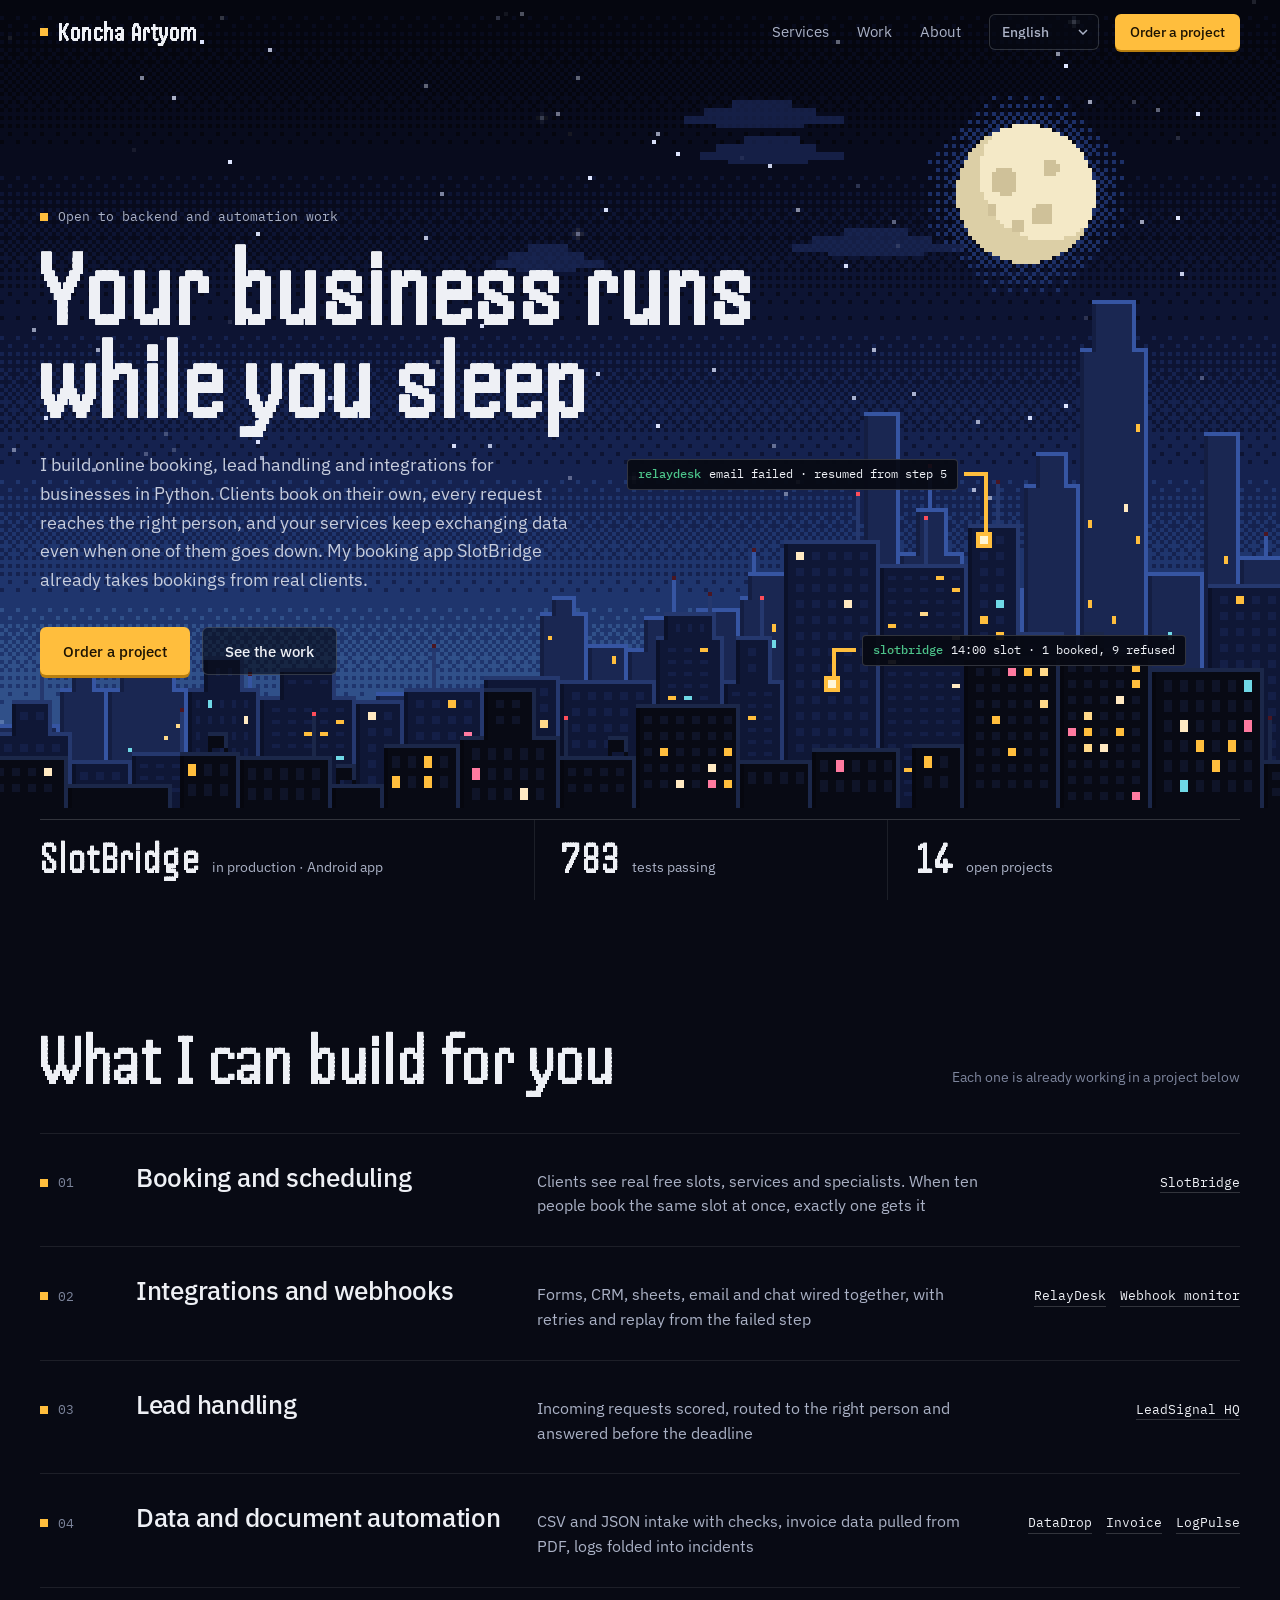
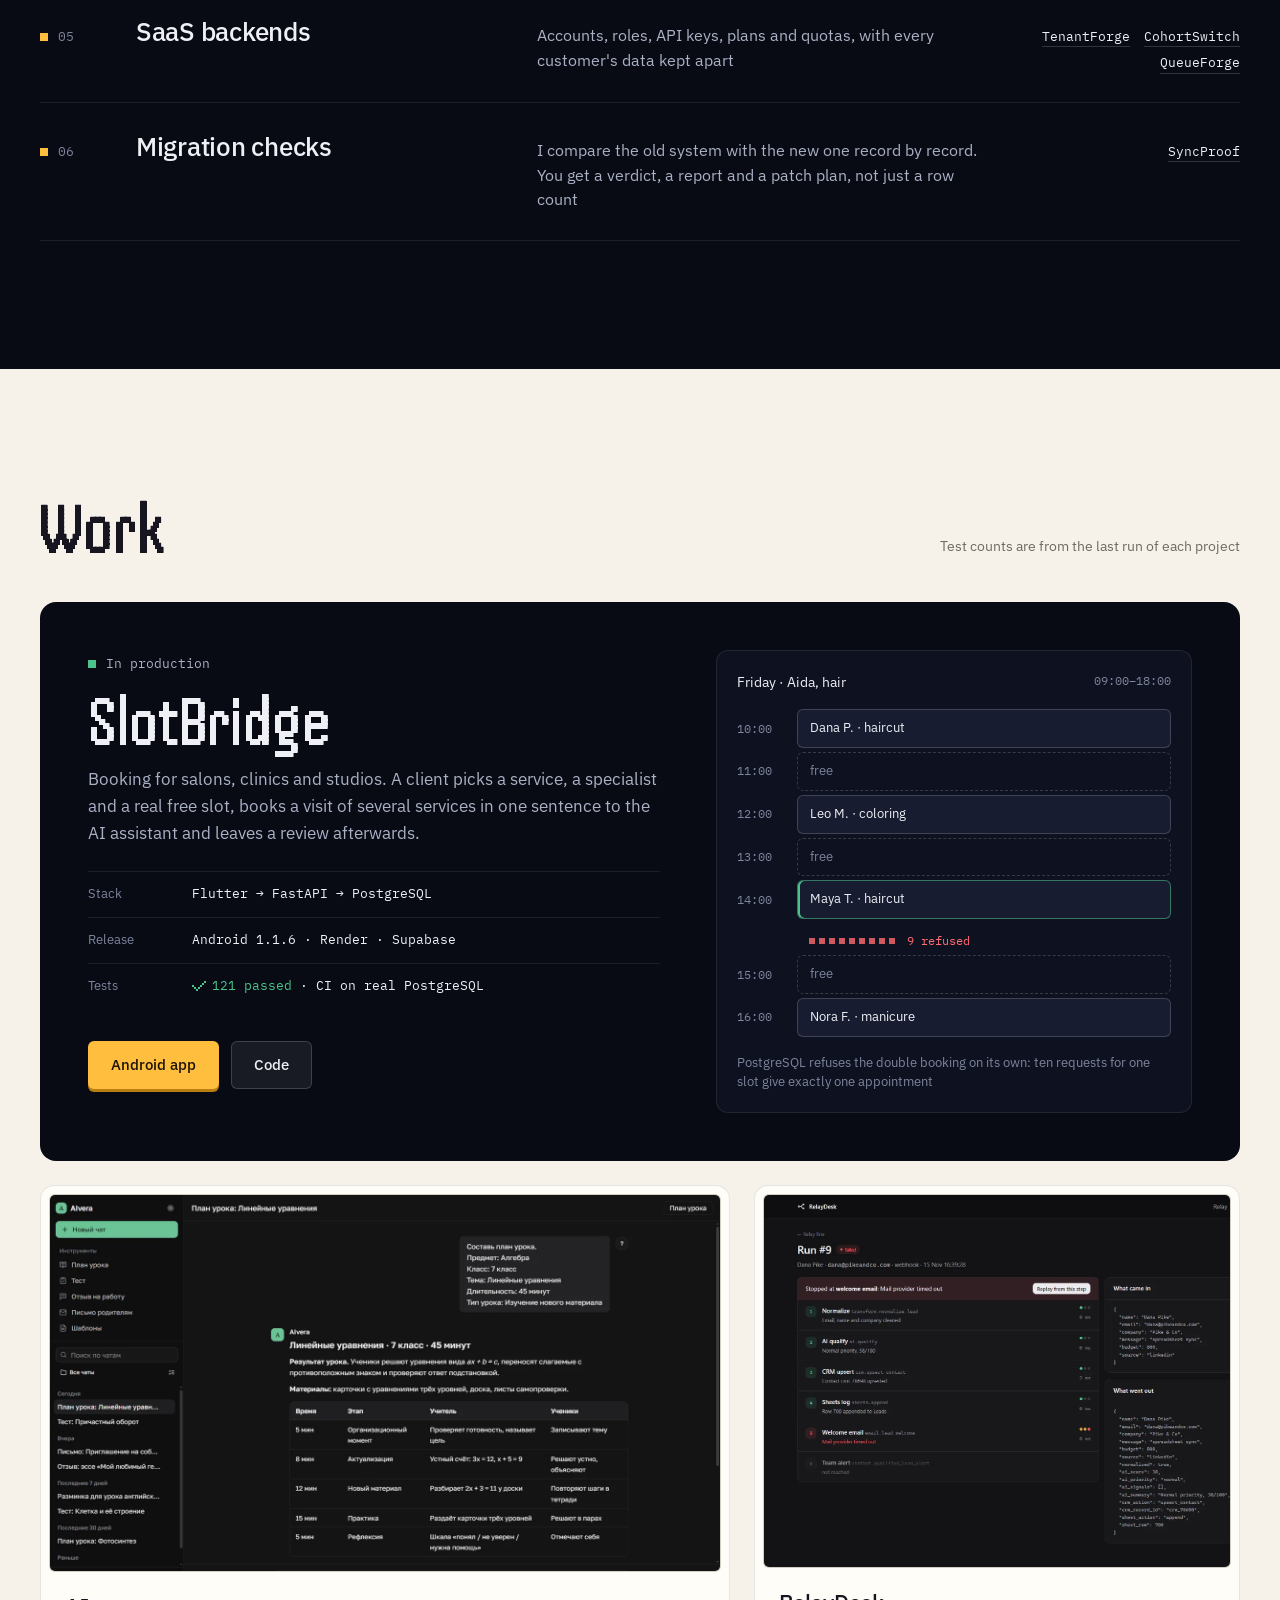
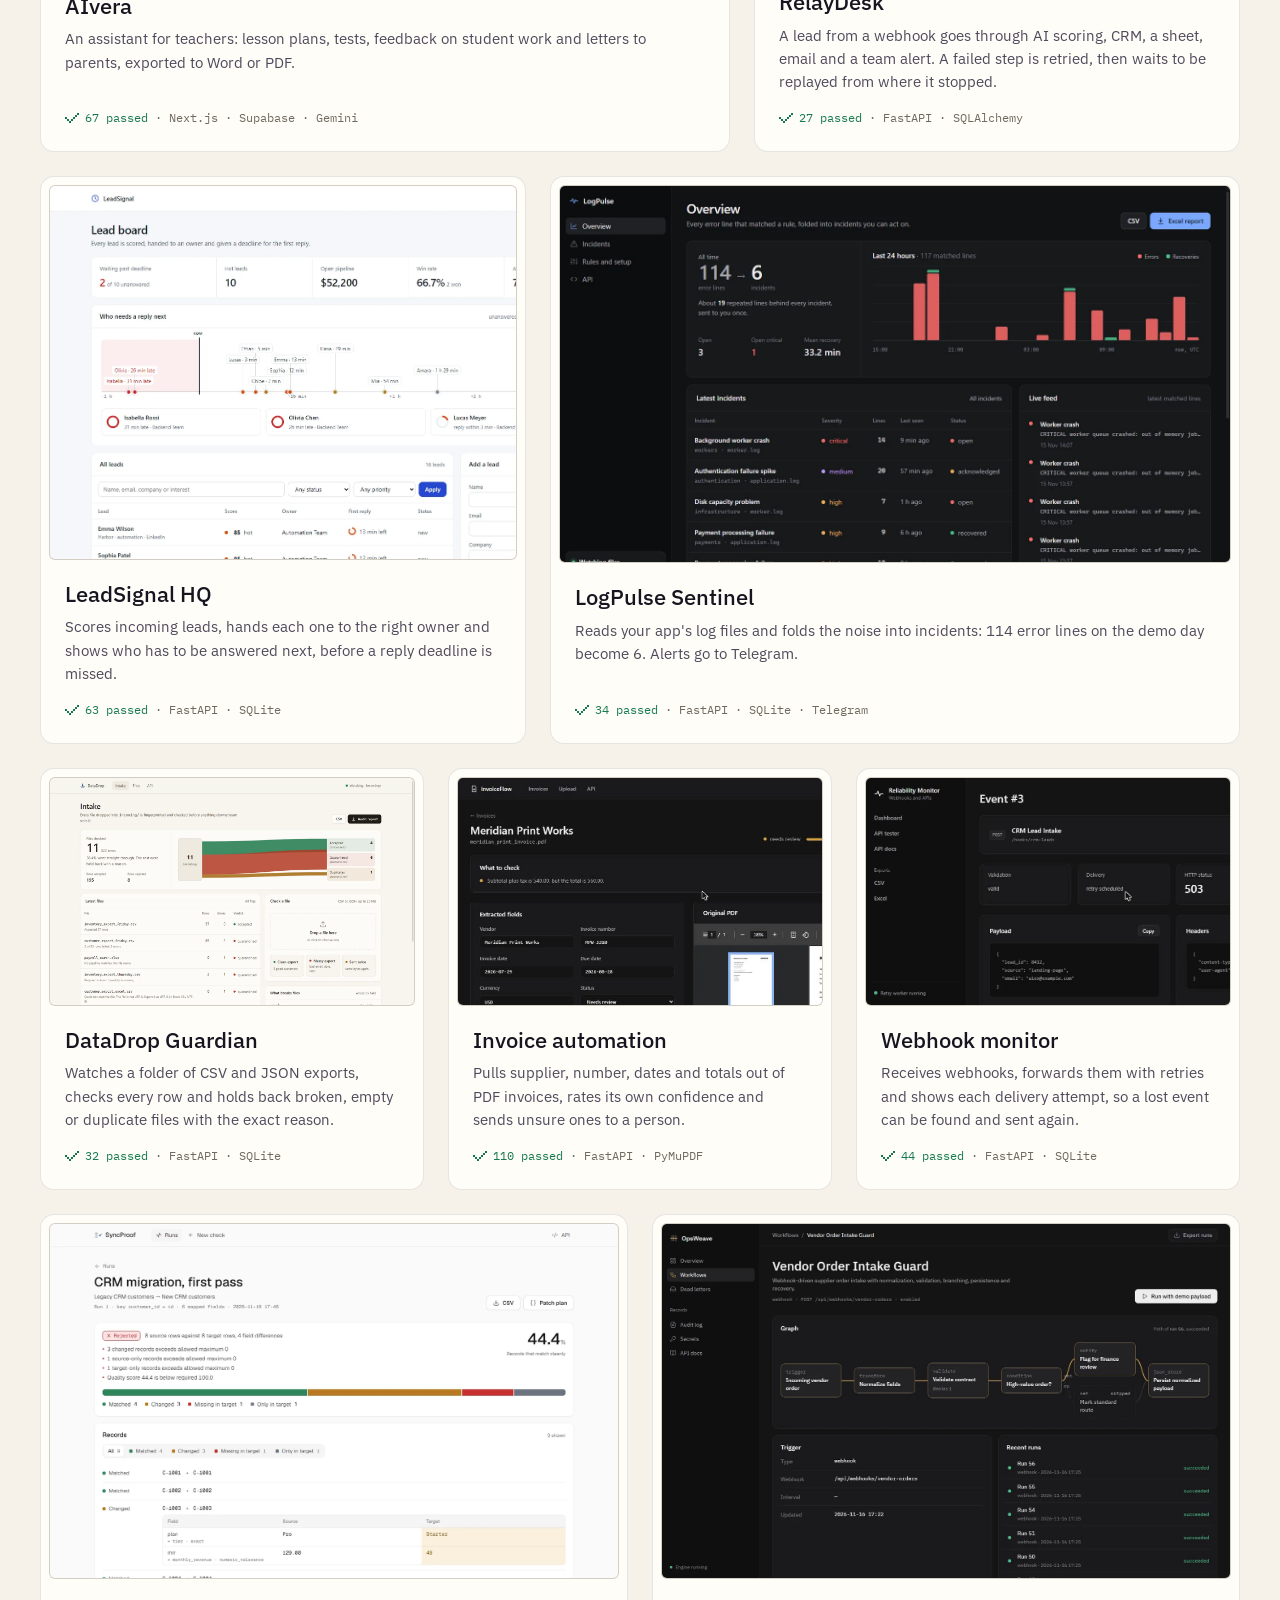
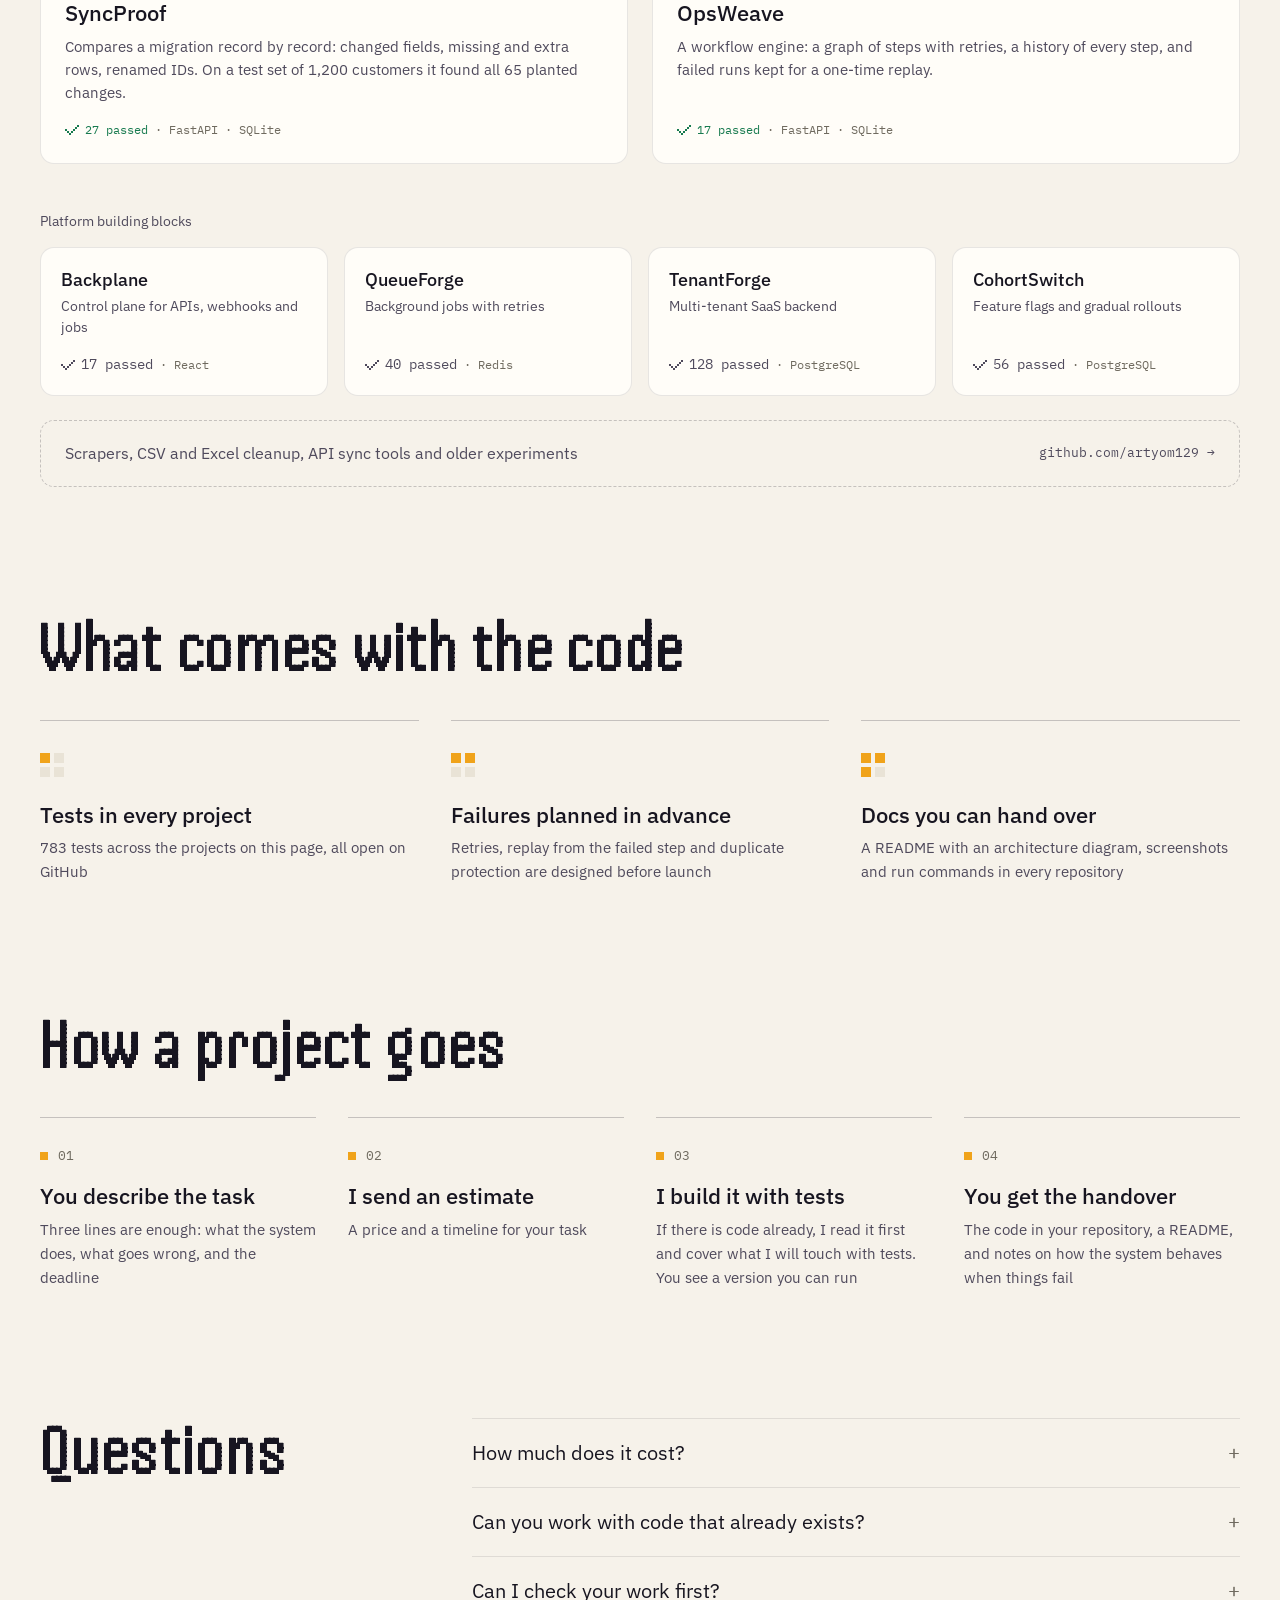
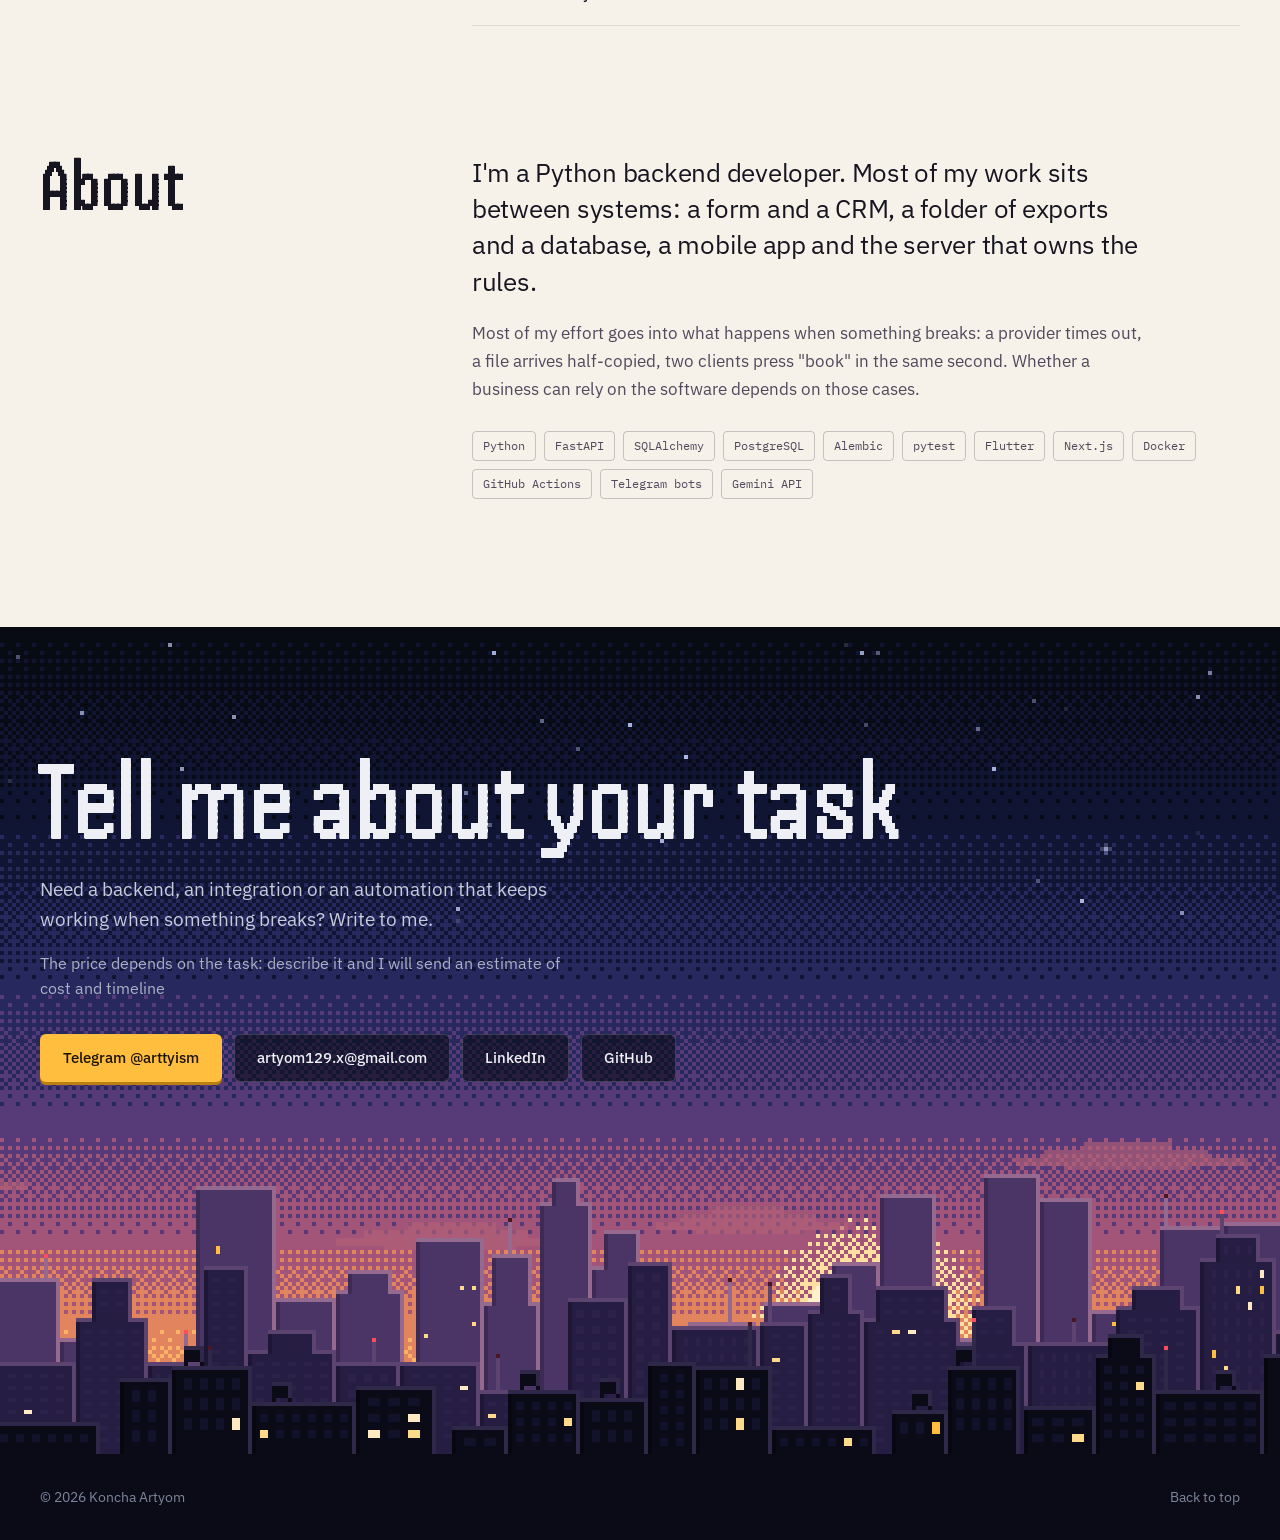
<file: index.html>
<!doctype html>
<html lang="en">
<head>
  <meta charset="utf-8">
  <meta name="viewport" content="width=device-width, initial-scale=1, viewport-fit=cover">
  <meta name="author" content="Koncha Artyom">
  <meta name="description" content="Koncha Artyom builds Python backends and business automation: booking, lead handling, integrations and data pipelines that keep working at night. One booking platform runs in production.">
  <meta property="og:type" content="website">
  <meta property="og:title" content="Koncha Artyom · Python backend and automation">
  <meta property="og:description" content="Booking, lead handling, integrations and data automation. One app in production, 783 passing tests across fourteen open projects.">
  <meta property="og:url" content="https://artyom129.github.io/">
  <meta property="og:image" content="https://artyom129.github.io/assets/work/relaydesk.webp">
  <meta name="theme-color" content="#080a14">
  <link rel="canonical" href="https://artyom129.github.io/">
  <link rel="icon" href="favicon.svg?v=26" type="image/svg+xml">
  <link rel="preconnect" href="https://fonts.googleapis.com">
  <link rel="preconnect" href="https://fonts.gstatic.com" crossorigin>
  <link rel="stylesheet" href="https://fonts.googleapis.com/css2?family=Handjet:ELGR,ELSH,wght@1..2,0..16,100..900&family=IBM+Plex+Mono:wght@400;500&family=IBM+Plex+Sans:wght@400;500;600&display=swap">
  <link rel="stylesheet" href="style.css?v=26">
  <script src="script.js?v=26" defer></script>
  <script src="scene.js?v=26" defer></script>
  <title>Koncha Artyom · Python backend and automation</title>
</head>
<body>
  <a class="skip" href="#services" data-i18n="skip">Skip to the work</a>

  <header class="top" id="top">
    <div class="shell top-inner">
      <a class="name" href="#"><i class="win"></i>Koncha Artyom</a>
      <nav class="nav" aria-label="Sections">
        <a href="#services" data-i18n="navServices">Services</a>
        <a href="#work" data-i18n="navWork">Work</a>
        <a href="#about" data-i18n="navAbout">About</a>
      </nav>
      <label class="lang">
        <span class="sr" data-i18n="language">Language</span>
        <select id="lang">
          <option value="en">English</option>
          <option value="ru">Русский</option>
          <option value="kk">Қазақша</option>
          <option value="es">Español</option>
          <option value="fr">Français</option>
          <option value="de">Deutsch</option>
          <option value="pt">Português</option>
          <option value="it">Italiano</option>
          <option value="zh">中文</option>
          <option value="ja">日本語</option>
          <option value="ar">العربية</option>
        </select>
      </label>
      <a class="btn accent small" href="#contact" data-i18n="ctaTalk">Order a project</a>
    </div>
  </header>

  <main>
    <section class="hero">
      <div class="sky" dir="ltr" aria-hidden="true">
        <canvas id="city"></canvas>
        <p class="tag" data-kind="ok"><b>slotbridge</b><span dir="auto" data-i18n="tag1">14:00 slot · 1 booked, 9 refused</span></p>
        <p class="tag" data-kind="ok"><b>relaydesk</b><span dir="auto" data-i18n="tag2">email failed · resumed from step 5</span></p>
        <p class="tag" data-kind="warn"><b>leadsignal</b><span dir="auto" data-i18n="tag3">new lead · score 82 · reply in 15 min</span></p>
        <p class="tag" data-kind="ok"><b>logpulse</b><span dir="auto" data-i18n="tag4">114 error lines → 6 incidents</span></p>
        <p class="tag" data-kind="warn"><b>datadrop</b><span dir="auto" data-i18n="tag5">empty export · held in quarantine</span></p>
        <p class="tag" data-kind="warn"><b>invoice</b><span dir="auto" data-i18n="tag6">totals don't add up · sent to a person</span></p>
      </div>

      <div class="shell hero-inner">
        <p class="status"><i class="win"></i><span data-i18n="status">Open to backend and automation work</span></p>
        <h1 data-i18n="heroTitle">Your business runs while you sleep</h1>
        <p class="lead" data-i18n="heroLead">I build online booking, lead handling and integrations for businesses in Python. Clients book on their own, every request reaches the right person, and your services keep exchanging data even when one of them goes down. My booking app SlotBridge already takes bookings from real clients.</p>
        <div class="actions">
          <a class="btn accent" href="#contact" data-i18n="ctaTalk">Order a project</a>
          <a class="btn ghost" href="#work" data-i18n="ctaWork">See the work</a>
        </div>
      </div>

      <div class="shell facts-bar" id="facts">
        <a class="fact" href="https://github.com/artyom129/SlotBridge/releases/latest" target="_blank" rel="noopener"><b>SlotBridge</b><span data-i18n="statProd">in production · Android app</span></a>
        <div class="fact"><b>783</b><span data-i18n="statTests">tests passing</span></div>
        <div class="fact"><b>14</b><span data-i18n="statProjects">open projects</span></div>
      </div>
    </section>

    <section class="shell block" id="services" aria-labelledby="svc-title">
      <div class="head" data-reveal>
        <h2 id="svc-title" data-i18n="svcTitle">What I can build for you</h2>
        <p data-i18n="svcNote">Each one is already working in a project below</p>
      </div>
      <ol class="offers">
        <li data-reveal>
          <span class="num"><i class="win"></i>01</span>
          <h3 data-i18n="s1t">Booking and scheduling</h3>
          <p data-i18n="s1d">Clients see real free slots, services and specialists. When ten people book the same slot at once, exactly one gets it</p>
          <span class="proof"><a href="https://github.com/artyom129/SlotBridge" target="_blank" rel="noopener">SlotBridge</a></span>
        </li>
        <li data-reveal>
          <span class="num"><i class="win"></i>02</span>
          <h3 data-i18n="s2t">Integrations and webhooks</h3>
          <p data-i18n="s2d">Forms, CRM, sheets, email and chat wired together, with retries and replay from the failed step</p>
          <span class="proof"><a href="https://github.com/artyom129/RelayDesk-AI-Business-Automation-AI-Integration-Platform" target="_blank" rel="noopener">RelayDesk</a><a href="https://github.com/artyom129/api-webhook-reliability-monitor" target="_blank" rel="noopener">Webhook monitor</a></span>
        </li>
        <li data-reveal>
          <span class="num"><i class="win"></i>03</span>
          <h3 data-i18n="s3t">Lead handling</h3>
          <p data-i18n="s3d">Incoming requests scored, routed to the right person and answered before the deadline</p>
          <span class="proof"><a href="https://github.com/artyom129/leadsignal-hq" target="_blank" rel="noopener">LeadSignal HQ</a></span>
        </li>
        <li data-reveal>
          <span class="num"><i class="win"></i>04</span>
          <h3 data-i18n="s4t">Data and document automation</h3>
          <p data-i18n="s4d">CSV and JSON intake with checks, invoice data pulled from PDF, logs folded into incidents</p>
          <span class="proof"><a href="https://github.com/artyom129/DataDrop-Guardian" target="_blank" rel="noopener">DataDrop</a><a href="https://github.com/artyom129/invoice-document-automation-dashboard" target="_blank" rel="noopener">Invoice</a><a href="https://github.com/artyom129/logpulse-sentinel" target="_blank" rel="noopener">LogPulse</a></span>
        </li>
        <li data-reveal>
          <span class="num"><i class="win"></i>05</span>
          <h3 data-i18n="s5t">SaaS backends</h3>
          <p data-i18n="s5d">Accounts, roles, API keys, plans and quotas, with every customer's data kept apart</p>
          <span class="proof"><a href="https://github.com/artyom129/tenantforge" target="_blank" rel="noopener">TenantForge</a><a href="https://github.com/artyom129/CohortSwitch" target="_blank" rel="noopener">CohortSwitch</a><a href="https://github.com/artyom129/queueforge" target="_blank" rel="noopener">QueueForge</a></span>
        </li>
        <li data-reveal>
          <span class="num"><i class="win"></i>06</span>
          <h3 data-i18n="s6t">Migration checks</h3>
          <p data-i18n="s6d">I compare the old system with the new one record by record. You get a verdict, a report and a patch plan, not just a row count</p>
          <span class="proof"><a href="https://github.com/artyom129/syncproof" target="_blank" rel="noopener">SyncProof</a></span>
        </li>
      </ol>
    </section>

    <div class="light">
      <section class="shell block" id="work" aria-labelledby="work-title">
        <div class="head" data-reveal>
          <h2 id="work-title" data-i18n="workTitle">Work</h2>
          <p data-i18n="workNote">Test counts are from the last run of each project</p>
        </div>

        <article class="featured" data-reveal>
          <div class="featured-text">
            <p class="live"><i></i><span data-i18n="sbLive">In production</span></p>
            <h3>SlotBridge</h3>
            <p data-i18n="sbText">Booking for salons, clinics and studios. A client picks a service, a specialist and a real free slot, books a visit of several services in one sentence to the AI assistant and leaves a review afterwards.</p>
            <dl class="facts">
              <div><dt data-i18n="fStack">Stack</dt><dd>Flutter → FastAPI → PostgreSQL</dd></div>
              <div><dt data-i18n="fRelease">Release</dt><dd>Android 1.1.6 · Render · Supabase</dd></div>
              <div><dt data-i18n="fTests">Tests</dt><dd><span class="pass"><svg class="px" viewBox="0 0 7 5" aria-hidden="true"><path d="M0 2h1v1H0zM1 3h1v1H1zM2 4h1v1H2zM3 3h1v1H3zM4 2h1v1H4zM5 1h1v1H5zM6 0h1v1H6z"/></svg>121 passed</span> · <span data-i18n="sbCi">CI on real PostgreSQL</span></dd></div>
            </dl>
            <div class="actions">
              <a class="btn accent" href="https://github.com/artyom129/SlotBridge/releases/latest" target="_blank" rel="noopener" data-i18n="sbApk">Android app</a>
              <a class="btn ghost" href="https://github.com/artyom129/SlotBridge" target="_blank" rel="noopener" data-i18n="code">Code</a>
            </div>
          </div>

          <figure class="day" aria-label="One day in the schedule: the 14:00 slot is booked once, nine competing requests are refused">
            <div class="day-head"><span data-i18n="dayTitle">Friday · Aida, hair</span><span class="mono">09:00–18:00</span></div>
            <ol class="slots">
              <li><time>10:00</time><b class="booked" data-i18n="slot10">Dana P. · haircut</b></li>
              <li><time>11:00</time><b class="free" data-i18n="free">free</b></li>
              <li><time>12:00</time><b class="booked" data-i18n="slot12">Leo M. · coloring</b></li>
              <li><time>13:00</time><b class="free" data-i18n="free">free</b></li>
              <li class="race"><time>14:00</time><b class="booked" data-i18n="slot14">Maya T. · haircut</b><span class="refused"><i></i><i></i><i></i><i></i><i></i><i></i><i></i><i></i><i></i><em data-i18n="refused">9 refused</em></span></li>
              <li><time>15:00</time><b class="free" data-i18n="free">free</b></li>
              <li><time>16:00</time><b class="booked" data-i18n="slot16">Nora F. · manicure</b></li>
            </ol>
            <figcaption data-i18n="dayCaption">PostgreSQL refuses the double booking on its own: ten requests for one slot give exactly one appointment</figcaption>
          </figure>
        </article>

        <div class="grid">
          <a class="card w7" data-reveal href="https://github.com/artyom129/aivera-reimagined" target="_blank" rel="noopener">
            <img src="assets/work/aivera.webp" width="1400" height="875" alt="AIvera chat with a lesson plan" loading="lazy">
            <div class="card-body">
              <h3>AIvera</h3>
              <p data-i18n="aiveraText">An assistant for teachers: lesson plans, tests, feedback on student work and letters to parents, exported to Word or PDF.</p>
              <span class="meta"><span class="pass"><svg class="px" viewBox="0 0 7 5" aria-hidden="true"><path d="M0 2h1v1H0zM1 3h1v1H1zM2 4h1v1H2zM3 3h1v1H3zM4 2h1v1H4zM5 1h1v1H5zM6 0h1v1H6z"/></svg>67 passed</span> · Next.js · Supabase · Gemini</span>
            </div>
          </a>
          <a class="card w5" data-reveal href="https://github.com/artyom129/RelayDesk-AI-Business-Automation-AI-Integration-Platform" target="_blank" rel="noopener">
            <img src="assets/work/relaydesk-run.webp" width="1430" height="943" alt="RelayDesk run stopped at the welcome email, ready to replay" loading="lazy">
            <div class="card-body">
              <h3>RelayDesk</h3>
              <p data-i18n="relayText">A lead from a webhook goes through AI scoring, CRM, a sheet, email and a team alert. A failed step is retried, then waits to be replayed from where it stopped.</p>
              <span class="meta"><span class="pass"><svg class="px" viewBox="0 0 7 5" aria-hidden="true"><path d="M0 2h1v1H0zM1 3h1v1H1zM2 4h1v1H2zM3 3h1v1H3zM4 2h1v1H4zM5 1h1v1H5zM6 0h1v1H6z"/></svg>27 passed</span> · FastAPI · SQLAlchemy</span>
            </div>
          </a>
          <a class="card w5" data-reveal href="https://github.com/artyom129/leadsignal-hq" target="_blank" rel="noopener">
            <img src="assets/work/leadsignal.webp" width="1400" height="875" alt="LeadSignal dispatch board" loading="lazy">
            <div class="card-body">
              <h3>LeadSignal HQ</h3>
              <p data-i18n="leadText">Scores incoming leads, hands each one to the right owner and shows who has to be answered next, before a reply deadline is missed.</p>
              <span class="meta"><span class="pass"><svg class="px" viewBox="0 0 7 5" aria-hidden="true"><path d="M0 2h1v1H0zM1 3h1v1H1zM2 4h1v1H2zM3 3h1v1H3zM4 2h1v1H4zM5 1h1v1H5zM6 0h1v1H6z"/></svg>63 passed</span> · FastAPI · SQLite</span>
            </div>
          </a>
          <a class="card w7" data-reveal href="https://github.com/artyom129/logpulse-sentinel" target="_blank" rel="noopener">
            <img src="assets/work/logpulse.webp" width="1400" height="875" alt="LogPulse overview: 114 error lines folded into 6 incidents" loading="lazy">
            <div class="card-body">
              <h3>LogPulse Sentinel</h3>
              <p data-i18n="logText">Reads your app's log files and folds the noise into incidents: 114 error lines on the demo day become 6. Alerts go to Telegram.</p>
              <span class="meta"><span class="pass"><svg class="px" viewBox="0 0 7 5" aria-hidden="true"><path d="M0 2h1v1H0zM1 3h1v1H1zM2 4h1v1H2zM3 3h1v1H3zM4 2h1v1H4zM5 1h1v1H5zM6 0h1v1H6z"/></svg>34 passed</span> · FastAPI · SQLite · Telegram</span>
            </div>
          </a>
          <a class="card w4" data-reveal href="https://github.com/artyom129/DataDrop-Guardian" target="_blank" rel="noopener">
            <img src="assets/work/datadrop.webp" width="1400" height="875" alt="DataDrop intake page" loading="lazy">
            <div class="card-body">
              <h3>DataDrop Guardian</h3>
              <p data-i18n="dropText">Watches a folder of CSV and JSON exports, checks every row and holds back broken, empty or duplicate files with the exact reason.</p>
              <span class="meta"><span class="pass"><svg class="px" viewBox="0 0 7 5" aria-hidden="true"><path d="M0 2h1v1H0zM1 3h1v1H1zM2 4h1v1H2zM3 3h1v1H3zM4 2h1v1H4zM5 1h1v1H5zM6 0h1v1H6z"/></svg>32 passed</span> · FastAPI · SQLite</span>
            </div>
          </a>
          <a class="card w4" data-reveal href="https://github.com/artyom129/invoice-document-automation-dashboard" target="_blank" rel="noopener">
            <img src="assets/work/invoice.webp" width="1280" height="593" alt="Invoice review: extracted fields next to the original PDF" loading="lazy">
            <div class="card-body">
              <h3 data-i18n="invoiceTitle">Invoice automation</h3>
              <p data-i18n="invoiceText">Pulls supplier, number, dates and totals out of PDF invoices, rates its own confidence and sends unsure ones to a person.</p>
              <span class="meta"><span class="pass"><svg class="px" viewBox="0 0 7 5" aria-hidden="true"><path d="M0 2h1v1H0zM1 3h1v1H1zM2 4h1v1H2zM3 3h1v1H3zM4 2h1v1H4zM5 1h1v1H5zM6 0h1v1H6z"/></svg>110 passed</span> · FastAPI · PyMuPDF</span>
            </div>
          </a>
          <a class="card w4" data-reveal href="https://github.com/artyom129/api-webhook-reliability-monitor" target="_blank" rel="noopener">
            <img src="assets/work/webhook.webp" width="1280" height="559" alt="Webhook event with delivery status and a replay button" loading="lazy">
            <div class="card-body">
              <h3 data-i18n="hookTitle">Webhook monitor</h3>
              <p data-i18n="hookText">Receives webhooks, forwards them with retries and shows each delivery attempt, so a lost event can be found and sent again.</p>
              <span class="meta"><span class="pass"><svg class="px" viewBox="0 0 7 5" aria-hidden="true"><path d="M0 2h1v1H0zM1 3h1v1H1zM2 4h1v1H2zM3 3h1v1H3zM4 2h1v1H4zM5 1h1v1H5zM6 0h1v1H6z"/></svg>44 passed</span> · FastAPI · SQLite</span>
            </div>
          </a>
          <a class="card w6" data-reveal href="https://github.com/artyom129/syncproof" target="_blank" rel="noopener">
            <img src="assets/work/syncproof.webp" width="1400" height="875" alt="SyncProof verdict page: a rejected migration with the differences listed by field" loading="lazy">
            <div class="card-body">
              <h3>SyncProof</h3>
              <p data-i18n="syncText">Compares a migration record by record: changed fields, missing and extra rows, renamed IDs. On a test set of 1,200 customers it found all 65 planted changes.</p>
              <span class="meta"><span class="pass"><svg class="px" viewBox="0 0 7 5" aria-hidden="true"><path d="M0 2h1v1H0zM1 3h1v1H1zM2 4h1v1H2zM3 3h1v1H3zM4 2h1v1H4zM5 1h1v1H5zM6 0h1v1H6z"/></svg>27 passed</span> · FastAPI · SQLite</span>
            </div>
          </a>
          <a class="card w6" data-reveal href="https://github.com/artyom129/opsweave" target="_blank" rel="noopener">
            <img src="assets/work/opsweave.webp" width="1400" height="875" alt="OpsWeave workflow graph with the path of the last run drawn in amber" loading="lazy">
            <div class="card-body">
              <h3>OpsWeave</h3>
              <p data-i18n="opsText">A workflow engine: a graph of steps with retries, a history of every step, and failed runs kept for a one-time replay.</p>
              <span class="meta"><span class="pass"><svg class="px" viewBox="0 0 7 5" aria-hidden="true"><path d="M0 2h1v1H0zM1 3h1v1H1zM2 4h1v1H2zM3 3h1v1H3zM4 2h1v1H4zM5 1h1v1H5zM6 0h1v1H6z"/></svg>17 passed</span> · FastAPI · SQLite</span>
            </div>
          </a>
          <div class="minis" data-reveal>
            <h3 data-i18n="miniTitle">Platform building blocks</h3>
            <ul>
              <li><a href="https://github.com/artyom129/backplane" target="_blank" rel="noopener"><b>Backplane</b><span data-i18n="m1">Control plane for APIs, webhooks and jobs</span><em><span class="pass"><svg class="px" viewBox="0 0 7 5" aria-hidden="true"><path d="M0 2h1v1H0zM1 3h1v1H1zM2 4h1v1H2zM3 3h1v1H3zM4 2h1v1H4zM5 1h1v1H5zM6 0h1v1H6z"/></svg>17 passed</span> · React</em></a></li>
              <li><a href="https://github.com/artyom129/queueforge" target="_blank" rel="noopener"><b>QueueForge</b><span data-i18n="m2">Background jobs with retries</span><em><span class="pass"><svg class="px" viewBox="0 0 7 5" aria-hidden="true"><path d="M0 2h1v1H0zM1 3h1v1H1zM2 4h1v1H2zM3 3h1v1H3zM4 2h1v1H4zM5 1h1v1H5zM6 0h1v1H6z"/></svg>40 passed</span> · Redis</em></a></li>
              <li><a href="https://github.com/artyom129/tenantforge" target="_blank" rel="noopener"><b>TenantForge</b><span data-i18n="m3">Multi-tenant SaaS backend</span><em><span class="pass"><svg class="px" viewBox="0 0 7 5" aria-hidden="true"><path d="M0 2h1v1H0zM1 3h1v1H1zM2 4h1v1H2zM3 3h1v1H3zM4 2h1v1H4zM5 1h1v1H5zM6 0h1v1H6z"/></svg>128 passed</span> · PostgreSQL</em></a></li>
              <li><a href="https://github.com/artyom129/CohortSwitch" target="_blank" rel="noopener"><b>CohortSwitch</b><span data-i18n="m4">Feature flags and gradual rollouts</span><em><span class="pass"><svg class="px" viewBox="0 0 7 5" aria-hidden="true"><path d="M0 2h1v1H0zM1 3h1v1H1zM2 4h1v1H2zM3 3h1v1H3zM4 2h1v1H4zM5 1h1v1H5zM6 0h1v1H6z"/></svg>56 passed</span> · PostgreSQL</em></a></li>
            </ul>
          </div>
          <a class="more" href="https://github.com/artyom129?tab=repositories" target="_blank" rel="noopener">
            <span data-i18n="moreText">Scrapers, CSV and Excel cleanup, API sync tools and older experiments</span>
            <span class="mono">github.com/artyom129 →</span>
          </a>
        </div>
      </section>

      <section class="shell block" aria-labelledby="get-title">
        <div class="head" data-reveal>
          <h2 id="get-title" data-i18n="getTitle">What comes with the code</h2>
        </div>
        <ul class="gets">
          <li data-reveal>
            <span class="wins" aria-hidden="true"><i class="on"></i><i></i><i></i><i></i></span>
            <h3 data-i18n="g1t">Tests in every project</h3>
            <p data-i18n="g1d">783 tests across the projects on this page, all open on GitHub</p>
          </li>
          <li data-reveal>
            <span class="wins" aria-hidden="true"><i class="on"></i><i class="on"></i><i></i><i></i></span>
            <h3 data-i18n="g2t">Failures planned in advance</h3>
            <p data-i18n="g2d">Retries, replay from the failed step and duplicate protection are designed before launch</p>
          </li>
          <li data-reveal>
            <span class="wins" aria-hidden="true"><i class="on"></i><i class="on"></i><i class="on"></i><i></i></span>
            <h3 data-i18n="g3t">Docs you can hand over</h3>
            <p data-i18n="g3d">A README with an architecture diagram, screenshots and run commands in every repository</p>
          </li>
        </ul>
      </section>

      <section class="shell block" id="process" aria-labelledby="process-title">
        <div class="head" data-reveal>
          <h2 id="process-title" data-i18n="procTitle">How a project goes</h2>
        </div>
        <ol class="steps">
          <li data-reveal>
            <span class="num"><i class="win"></i>01</span>
            <h3 data-i18n="p1t">You describe the task</h3>
            <p data-i18n="p1d">Three lines are enough: what the system does, what goes wrong, and the deadline</p>
          </li>
          <li data-reveal>
            <span class="num"><i class="win"></i>02</span>
            <h3 data-i18n="p2t">I send an estimate</h3>
            <p data-i18n="p2d">A price and a timeline for your task</p>
          </li>
          <li data-reveal>
            <span class="num"><i class="win"></i>03</span>
            <h3 data-i18n="p3t">I build it with tests</h3>
            <p data-i18n="p3d">If there is code already, I read it first and cover what I will touch with tests. You see a version you can run</p>
          </li>
          <li data-reveal>
            <span class="num"><i class="win"></i>04</span>
            <h3 data-i18n="p4t">You get the handover</h3>
            <p data-i18n="p4d">The code in your repository, a README, and notes on how the system behaves when things fail</p>
          </li>
        </ol>
      </section>

      <section class="shell block split" id="faq" aria-labelledby="faq-title">
        <h2 id="faq-title" data-i18n="faqTitle" data-reveal>Questions</h2>
        <div class="faq" data-reveal>
          <details>
            <summary data-i18n="q1">How much does it cost?</summary>
            <p data-i18n="a1">I price each task separately. Describe it and I reply with a price and a timeline.</p>
          </details>
          <details>
            <summary data-i18n="q2">Can you work with code that already exists?</summary>
            <p data-i18n="a2">Yes. I start by reading it and writing tests around the parts I will change, so a fix does not break what worked.</p>
          </details>
          <details>
            <summary data-i18n="q3">Can I check your work first?</summary>
            <p data-i18n="a3">Yes. Every project on this page is open on GitHub with a README, screenshots and tests you can run yourself.</p>
          </details>
        </div>
      </section>

      <section class="shell block split" id="about" aria-labelledby="about-title">
        <h2 id="about-title" data-i18n="aboutTitle" data-reveal>About</h2>
        <div data-reveal>
          <p class="big" data-i18n="about1">I'm a Python backend developer. Most of my work sits between systems: a form and a CRM, a folder of exports and a database, a mobile app and the server that owns the rules.</p>
          <p data-i18n="about2">Most of my effort goes into what happens when something breaks: a provider times out, a file arrives half-copied, two clients press "book" in the same second. Whether a business can rely on the software depends on those cases.</p>
          <ul class="stack">
            <li>Python</li><li>FastAPI</li><li>SQLAlchemy</li><li>PostgreSQL</li><li>Alembic</li><li>pytest</li><li>Flutter</li><li>Next.js</li><li>Docker</li><li>GitHub Actions</li><li>Telegram bots</li><li>Gemini API</li>
          </ul>
        </div>
      </section>
    </div>

    <section class="contact" id="contact" aria-labelledby="contact-title">
      <canvas id="dawn" aria-hidden="true"></canvas>
      <div class="shell contact-inner" data-reveal>
        <h2 id="contact-title" data-i18n="contactBig">Tell me about your task</h2>
        <p data-i18n="contactText">Need a backend, an integration or an automation that keeps working when something breaks? Write to me.</p>
        <p class="price-note" data-i18n="contactPrice">The price depends on the task: describe it and I will send an estimate of cost and timeline</p>
        <div class="actions">
          <a class="btn accent" href="https://t.me/arttyism" target="_blank" rel="noopener">Telegram @arttyism</a>
          <a class="btn ghost" data-mail href="mailto:artyom129.x@gmail.com?subject=Project%20estimate&amp;body=What%20the%20system%20does%3A%0A%0AWhat%20goes%20wrong%20or%20what%20you%20need%3A%0A%0ADeadline%3A%0A">artyom129.x@gmail.com</a>
          <a class="btn ghost" href="https://www.linkedin.com/in/artyom-python-automation/" target="_blank" rel="noopener">LinkedIn</a>
          <a class="btn ghost" href="https://github.com/artyom129" target="_blank" rel="noopener">GitHub</a>
        </div>
      </div>
    </section>
  </main>

  <footer class="foot">
    <div class="shell foot-row">
      <span>© 2026 Koncha Artyom</span>
      <a href="#" data-i18n="top">Back to top</a>
    </div>
  </footer>
</body>
</html>
</file>
<file: style.css>
/* World: a city at night where the backend is the only thing still working.
   Ink surfaces, one amber accent taken from a lit window, a warm paper band for the work itself. */
:root {
  --night: #080a14;
  --night-2: #0e1120;
  --night-3: #181c30;
  --paper: #f6f2ea;
  --paper-2: #fffdf8;
  --paper-3: #e9e3d6;
  --amber: #ffbe3d;
  --amber-deep: #b97f10;
  --amber-ink: #1c1303;
  --display: "Handjet", "IBM Plex Sans", system-ui, sans-serif;
  --sans: "IBM Plex Sans", system-ui, -apple-system, "Segoe UI", sans-serif;
  --mono: "IBM Plex Mono", ui-monospace, "Cascadia Mono", Consolas, monospace;
  --ease: cubic-bezier(0.22, 1, 0.36, 1);
  color-scheme: dark;
}

/* night surfaces */
body, .featured, .contact, .foot {
  --bg: var(--night);
  --card: var(--night-2);
  --raised: var(--night-3);
  --fg: #eef0f5;
  --fg-2: #aab1c5;
  --fg-3: #7d859c;
  --hair: rgba(238, 240, 245, 0.09);
  --hair-2: rgba(238, 240, 245, 0.18);
  --ok: #4cc38a;
  --bad: #ff6b72;
  --lit: var(--amber);
}

/* the paper band: inside a lit window */
.light {
  --bg: var(--paper);
  --card: var(--paper-2);
  --raised: var(--paper-3);
  --fg: #171520;
  --fg-2: #4f4a5c;
  --fg-3: #6f6a5f;
  --hair: rgba(23, 21, 32, 0.1);
  --hair-2: rgba(23, 21, 32, 0.22);
  --ok: #177a4f;
  --bad: #c7282d;
  --lit: #f0a31a;
  background: var(--bg);
  color: var(--fg);
}

* { box-sizing: border-box; }
html { scroll-behavior: smooth; -webkit-text-size-adjust: 100%; text-size-adjust: 100%; -webkit-tap-highlight-color: transparent; }
body { margin: 0; background: var(--bg); color: var(--fg); font: 400 16px/1.6 var(--sans); -webkit-font-smoothing: antialiased; }
img { display: block; max-width: 100%; height: auto; }
a { color: inherit; }
h1, h2, h3, p, figure, ol, ul, dl, dd { margin: 0; }
h1, h2, h3 { font-weight: 500; }
.mono { font-family: var(--mono); }
.shell { width: min(1200px, 100% - 64px - env(safe-area-inset-left, 0px) - env(safe-area-inset-right, 0px)); margin-inline: auto; }
.sr { position: absolute; width: 1px; height: 1px; overflow: hidden; clip: rect(0 0 0 0); white-space: nowrap; }
.skip { position: absolute; inset-inline-start: 16px; top: 8px; z-index: 30; padding: 8px 12px; border-radius: 6px; background: var(--amber); color: var(--amber-ink); transform: translateY(-200%); }
.skip:focus { transform: none; }
:focus-visible { outline: 2px solid var(--amber); outline-offset: 3px; border-radius: 4px; }
section[id] { scroll-margin-top: 64px; }

/* the signature: a lit window */
.win { display: inline-block; flex: none; width: 8px; height: 8px; background: var(--lit); }
.wins { display: inline-grid; grid-template-columns: repeat(2, 10px); gap: 4px; }
.wins i { width: 10px; height: 10px; background: var(--raised); }
.wins i.on { background: var(--lit); }

/* header */
.top { position: fixed; inset: 0 0 auto 0; z-index: 20; padding-top: env(safe-area-inset-top, 0px); border-bottom: 1px solid transparent; transition: background-color .2s var(--ease), border-color .2s var(--ease); }
.top.solid { background: rgba(8, 10, 20, 0.9); -webkit-backdrop-filter: blur(10px); backdrop-filter: blur(10px); border-bottom-color: var(--hair); }
.top-inner { height: 64px; display: flex; align-items: center; gap: 16px; }
.name { display: inline-flex; align-items: center; gap: 10px; font: 600 26px/1 var(--display); letter-spacing: 0.02em; text-decoration: none; white-space: nowrap; }
.nav { display: flex; gap: 4px; margin-inline-start: auto; }
.nav a { height: 36px; display: inline-flex; align-items: center; padding: 0 12px; border-radius: 6px; color: var(--fg-2); font-size: 15px; text-decoration: none; transition: background-color .15s var(--ease), color .15s var(--ease); }
.nav a:hover { background: rgba(238, 240, 245, 0.08); color: var(--fg); }
.lang select { appearance: none; height: 36px; padding: 0 30px 0 12px; border: 1px solid var(--hair-2); border-radius: 6px; background: rgba(8, 10, 20, 0.6) url("data:image/svg+xml,%3Csvg xmlns='http://www.w3.org/2000/svg' width='10' height='6' viewBox='0 0 10 6'%3E%3Cpath d='M1 1l4 4 4-4' fill='none' stroke='%23aab1c5' stroke-width='1.5'/%3E%3C/svg%3E") no-repeat right 10px center; color: var(--fg-2); font: 500 14px/1 var(--sans); cursor: pointer; transition: border-color .15s var(--ease), color .15s var(--ease); }
.lang select:hover { color: var(--fg); border-color: var(--fg-3); }
[dir="rtl"] .lang select { padding: 0 12px 0 30px; background-position: left 10px center; }

/* buttons: the accent one presses like a key */
.actions { display: flex; flex-wrap: wrap; gap: 12px; }
.btn { display: inline-flex; align-items: center; justify-content: center; height: 48px; padding: 0 22px; border-radius: 6px; border: 1px solid transparent; font: 500 15px/1 var(--sans); text-decoration: none; white-space: nowrap; transition: background-color .15s var(--ease), border-color .15s var(--ease), transform .12s var(--ease), box-shadow .12s var(--ease); }
.btn.accent { background: var(--amber); color: var(--amber-ink); box-shadow: 0 3px 0 var(--amber-deep); }
.btn.accent:hover { background: #ffcd66; }
.btn.accent:active { transform: translateY(2px); box-shadow: 0 1px 0 var(--amber-deep); }
.btn.ghost { background: rgba(128, 128, 140, 0.1); background: color-mix(in srgb, var(--fg) 7%, transparent); border-color: var(--hair-2); color: var(--fg); }
.btn.ghost:hover { background: rgba(128, 128, 140, 0.18); background: color-mix(in srgb, var(--fg) 14%, transparent); }
.btn.ghost:active { transform: translateY(1px); }
.btn.small { height: 36px; padding: 0 14px; font-size: 14px; box-shadow: 0 2px 0 var(--amber-deep); }

/* hero: the whole first screen is the city */
.hero { position: relative; display: flex; flex-direction: column; height: 100vh; height: 100svh; min-height: 720px; max-height: 1080px; overflow: hidden; }
.sky { position: absolute; inset: 0; }
#city, #dawn { display: block; width: 100%; height: 100%; image-rendering: crisp-edges; image-rendering: pixelated; }
.hero-inner { position: relative; z-index: 2; flex: 1; display: flex; flex-direction: column; justify-content: center; align-items: flex-start; padding-top: 64px; }
.status { display: inline-flex; align-items: center; gap: 10px; font: 400 13px/1.4 var(--mono); color: var(--fg-2); }
.hero h1 { max-width: 8.2em; margin: 16px 0 24px; font: 700 clamp(56px, min(8.4vw, 14.5vh), 132px)/0.86 var(--display); letter-spacing: 0.01em; text-wrap: balance; }
.lead { max-width: 33rem; margin-bottom: 32px; color: #c6ccdc; font-size: 18px; line-height: 1.6; }
.hero .btn.ghost { background: rgba(8, 10, 20, 0.6); }
.hero .btn.ghost:hover { background: rgba(24, 28, 48, 0.85); }

.facts-bar { position: relative; z-index: 2; display: grid; grid-template-columns: minmax(0, 1.4fr) minmax(0, 1fr) minmax(0, 1fr); border-top: 1px solid var(--hair-2); }
.fact { display: flex; align-items: baseline; gap: 12px; min-width: 0; padding: 16px 0 20px; text-decoration: none; }
.fact + .fact { padding-inline-start: 28px; border-inline-start: 1px solid var(--hair); }
.fact b { font: 600 44px/1 var(--display); letter-spacing: 0.02em; transition: color .15s var(--ease); }
.fact span { color: var(--fg-2); font-size: 14px; line-height: 1.4; }
a.fact:hover b { color: var(--amber); }

/* notes pinned to the windows of the city */
.tag { position: absolute; left: 0; top: 0; z-index: 1; display: inline-flex; align-items: baseline; gap: 8px; padding: 6px 10px; border: 1px solid var(--hair-2); border-radius: 4px; background: rgba(8, 10, 20, 0.94); color: var(--fg); font: 400 12px/1.4 var(--mono); white-space: nowrap; pointer-events: none; opacity: 0; transform: translate(var(--x, 0), var(--y, 0)) translateY(4px); transition: opacity .4s var(--ease); }
.tag.on { opacity: 1; transform: translate(var(--x, 0), var(--y, 0)); }
.tag b { font-weight: 500; color: var(--ok); }
.tag[data-kind="warn"] b { color: var(--amber); }

/* sections */
.block { padding-top: 128px; }
#services, .light > .block:last-child { padding-bottom: 128px; }
.head { display: flex; justify-content: space-between; align-items: flex-end; gap: 24px; margin-bottom: 40px; }
h2 { font: 600 clamp(44px, 5.6vw, 80px)/0.9 var(--display); letter-spacing: 0.01em; }
.head p { max-width: 22rem; padding-bottom: 4px; color: var(--fg-3); font-size: 14px; text-align: end; }
.pass { color: var(--ok); }
.px { width: 14px; height: 10px; margin-inline-end: 6px; vertical-align: -1px; fill: currentColor; shape-rendering: crispEdges; }

/* services: a price-list of four rows, each with the project that proves it */
.offers { list-style: none; padding: 0; border-bottom: 1px solid var(--hair); }
.offers li { display: grid; grid-template-columns: 72px minmax(0, 5fr) minmax(0, 6fr) minmax(0, 3fr); gap: 24px; align-items: baseline; padding: 28px 0; border-top: 1px solid var(--hair); }
.offers .num { display: inline-flex; align-items: center; gap: 10px; font: 400 13px/1 var(--mono); color: var(--fg-3); }
.offers .win { transition: background-color .4s var(--ease) .25s; }
.js .offers li:not(.seen) .win { background: var(--raised); }
.offers h3 { font: 500 26px/1.2 var(--sans); letter-spacing: -0.01em; }
.offers p { color: var(--fg-2); font-size: 16px; line-height: 1.55; }
.proof { display: flex; flex-wrap: wrap; justify-content: flex-end; gap: 6px 14px; font: 400 13px/1.5 var(--mono); }
.proof a { text-decoration: none; border-bottom: 1px solid var(--hair-2); transition: color .15s var(--ease), border-color .15s var(--ease); }
.proof a:hover { color: var(--amber); border-color: var(--amber); }

/* featured: the one in production, a night card on the paper */
.featured { display: grid; grid-template-columns: minmax(0, 6fr) minmax(0, 5fr); gap: 56px; padding: 48px; margin-bottom: 24px; background: var(--bg); color: var(--fg); border-radius: 16px; }
.live { display: inline-flex; align-items: center; gap: 10px; font: 400 13px/1 var(--mono); color: var(--fg-2); }
.live i { width: 8px; height: 8px; background: var(--ok); }
.featured h3 { margin: 16px 0 12px; font: 600 clamp(48px, 5.4vw, 76px)/0.9 var(--display); letter-spacing: 0.01em; }
.featured-text > p:not(.live) { margin-bottom: 24px; color: var(--fg-2); font-size: 17px; line-height: 1.6; }
.facts { margin-bottom: 32px; }
.facts div { display: grid; grid-template-columns: 88px minmax(0, 1fr); gap: 16px; padding: 12px 0; border-top: 1px solid var(--hair); }
.facts dt { color: var(--fg-3); font-size: 13px; }
.facts dd { font: 400 13px/1.6 var(--mono); }

.day { align-self: center; padding: 20px; background: var(--card); border: 1px solid var(--hair); border-radius: 12px; }
.day-head { display: flex; justify-content: space-between; gap: 12px; margin-bottom: 16px; font-size: 14px; }
.day-head .mono { color: var(--fg-3); font-size: 12px; }
.slots { list-style: none; padding: 0; display: grid; gap: 4px; }
.slots li { display: grid; grid-template-columns: 48px minmax(0, 1fr); gap: 12px; align-items: center; min-height: 36px; }
.slots time { font: 400 12px/1 var(--mono); color: var(--fg-3); font-variant-numeric: tabular-nums; }
.slots b { padding: 8px 12px; border-radius: 6px; font-weight: 400; font-size: 13px; }
.slots .booked { background: var(--raised); border: 1px solid var(--hair-2); }
.slots .free { color: var(--fg-3); border: 1px dashed var(--hair-2); }
.slots .race .booked { border-color: color-mix(in srgb, var(--ok) 55%, transparent); box-shadow: inset 2px 0 0 var(--ok); }
.refused { grid-column: 2; display: flex; align-items: center; gap: 4px; padding: 4px 0 4px 12px; }
.refused i { width: 6px; height: 6px; background: var(--bad); opacity: .8; transition: background-color .3s var(--ease), opacity .3s var(--ease); }
.refused em { margin-inline-start: 8px; font: normal 400 12px/1 var(--mono); color: var(--bad); transition: opacity .3s var(--ease); }
.day.wait .refused i { background: var(--fg-3); opacity: .35; }
.day.wait .refused em { opacity: 0; }
.day.play .refused i { transition-delay: calc(var(--i) * 90ms + 300ms); }
.day.play .refused em { transition-delay: 1.2s; }
.day figcaption { margin-top: 16px; color: var(--fg-3); font-size: 13px; line-height: 1.5; }

/* projects: varied widths so the grid has a rhythm */
.grid { display: grid; grid-template-columns: repeat(12, minmax(0, 1fr)); gap: 24px; }
.w7 { grid-column: span 7; }
.w5 { grid-column: span 5; }
.w4 { grid-column: span 4; }
.card { display: flex; flex-direction: column; padding: 8px; background: var(--card); border: 1px solid var(--hair); border-radius: 14px; text-decoration: none; transition: border-color .15s var(--ease), transform .2s var(--ease), box-shadow .2s var(--ease); }
.card:hover { border-color: var(--hair-2); transform: translateY(-2px); box-shadow: 0 8px 24px rgba(23, 21, 32, 0.08); }
.card img { aspect-ratio: 16 / 10; object-fit: cover; object-position: top left; border-radius: 6px; border: 1px solid var(--hair); background: var(--raised); }
.w7 img { aspect-ratio: 16 / 9; }
.w5 img { aspect-ratio: 5 / 4; }
.card-body { display: flex; flex-direction: column; flex: 1; padding: 20px 16px 16px; }
.card h3 { margin-bottom: 8px; font-size: 22px; line-height: 1.25; }
.card p { margin-bottom: 16px; color: var(--fg-2); font-size: 15px; line-height: 1.55; }
.meta { margin-top: auto; font: 400 12px/1.5 var(--mono); color: var(--fg-3); }
.more { grid-column: 1 / -1; display: flex; justify-content: space-between; align-items: center; gap: 16px; padding: 20px 24px; border: 1px dashed var(--hair-2); border-radius: 14px; color: var(--fg-2); text-decoration: none; transition: border-color .15s var(--ease), color .15s var(--ease); }
.more:hover { color: var(--fg); border-color: var(--fg-3); }
.more .mono { font-size: 13px; }

/* what comes with the code */
.gets { list-style: none; padding: 0; display: grid; grid-template-columns: repeat(3, minmax(0, 1fr)); gap: 32px; }
.gets li { padding-top: 24px; border-top: 1px solid var(--hair-2); }
.gets .wins { margin-bottom: 24px; }
.gets h3 { margin-bottom: 8px; font-size: 22px; line-height: 1.25; }
.gets p { color: var(--fg-2); font-size: 15px; line-height: 1.6; }

/* about */
.split { display: grid; grid-template-columns: minmax(0, 4fr) minmax(0, 8fr); gap: 48px; }
.split p { max-width: 42rem; color: var(--fg-2); font-size: 17px; line-height: 1.65; }
.split .big { margin-bottom: 20px; color: var(--fg); font-size: 26px; line-height: 1.4; letter-spacing: -0.01em; }
.stack { list-style: none; padding: 0; margin-top: 28px; display: flex; flex-wrap: wrap; gap: 8px; }
.stack li { padding: 8px 10px; border: 1px solid var(--hair-2); border-radius: 4px; font: 400 12px/1 var(--mono); color: var(--fg-2); }

/* contact: the same city at sunrise */
.contact { position: relative; overflow: hidden; background: var(--bg); color: var(--fg); }
#dawn { position: absolute; inset: 0; }
.contact-inner { position: relative; z-index: 1; padding: 128px 0 380px; }
.contact h2 { max-width: 9em; margin-bottom: 24px; font-size: clamp(56px, 8.6vw, 128px); line-height: 0.86; text-wrap: balance; }
.contact p { max-width: 34rem; margin-bottom: 32px; color: #c6ccdc; font-size: 19px; line-height: 1.6; }
.contact .btn.ghost { background: rgba(8, 10, 20, 0.6); }
.contact .price-note { margin-top: -16px; color: var(--fg-2); font-size: 16px; }

.foot { background: #0a0b17; color: var(--fg-3); font-size: 14px; }
.foot-row { display: flex; justify-content: space-between; gap: 16px; padding: 24px 0 calc(32px + env(safe-area-inset-bottom, 0px)); }
.foot a { text-decoration: none; transition: color .15s var(--ease); }
.foot a:hover { color: var(--fg); }

/* one entrance: a short fade and rise as a block scrolls in */
.js [data-reveal] { opacity: 0; transform: translateY(12px); transition: opacity .5s var(--ease) var(--d, 0ms), transform .5s var(--ease) var(--d, 0ms); }
.js [data-reveal].in { opacity: 1; transform: none; }

@media (max-width: 1024px) {
  .offers li { grid-template-columns: 56px minmax(0, 1fr); gap: 8px 16px; }
  .offers p, .offers .proof { grid-column: 2; }
  .proof { justify-content: flex-start; margin-top: 4px; }
  .featured { grid-template-columns: minmax(0, 1fr); gap: 40px; }
  .w7, .w5 { grid-column: span 6; }
}

@media (max-width: 760px) {
  .shell { width: calc(100% - 32px); }
  .nav, .top .btn { display: none; }
  .lang { margin-inline-start: auto; }
  .top-inner { height: 56px; }
  section[id] { scroll-margin-top: 56px; }
  .shell { width: calc(100% - 32px - env(safe-area-inset-left, 0px) - env(safe-area-inset-right, 0px)); }
  .lang select { font-size: 16px; }
  .hero { height: auto; min-height: 100vh; min-height: 100svh; max-height: none; }
  .hero-inner .actions .btn, .contact .actions .btn { flex: 1 1 auto; }
  .contact .actions { flex-direction: column; align-items: stretch; }
  .contact .btn { white-space: normal; text-align: center; }
  .hero-inner { justify-content: flex-start; padding-top: 96px; padding-bottom: max(280px, 36svh); }
  .status { max-width: calc(100% - 112px); align-items: flex-start; }
  .status .win { margin-top: 5px; }
  .hero h1 { font-size: clamp(56px, 17vw, 84px); }
  .lead { font-size: 17px; }
  .tag { display: none; }
  .facts-bar { grid-template-columns: minmax(0, 1fr); }
  .fact { padding: 12px 0; }
  .fact + .fact { padding-inline-start: 0; border-inline-start: 0; border-top: 1px solid var(--hair); }
  .fact b { font-size: 36px; }
  .block { padding-top: 88px; }
  #services, .light > .block:last-child { padding-bottom: 88px; }
  .head { flex-direction: column; align-items: flex-start; gap: 12px; margin-bottom: 28px; }
  .head p { text-align: start; }
  .offers h3 { font-size: 22px; }
  .featured { padding: 24px; margin-inline: -8px; }
  .facts div { grid-template-columns: minmax(0, 1fr); gap: 4px; }
  .grid { gap: 16px; }
  .w7, .w5, .w4 { grid-column: 1 / -1; }
  .more { flex-direction: column; align-items: flex-start; }
  .gets { grid-template-columns: minmax(0, 1fr); gap: 28px; }
  .split { grid-template-columns: minmax(0, 1fr); gap: 20px; }
  .split .big { font-size: 21px; }
  .contact-inner { padding: 88px 0 300px; }
}

/* touch screens keep no sticky hover after a tap */
@media (hover: none) {
  .card:hover { transform: none; box-shadow: none; border-color: var(--hair); }
  .btn.accent:hover { background: var(--amber); }
  .nav a:hover { background: transparent; }
}

@media (max-width: 360px) {
  .hero h1 { font-size: 52px; }
  .name { font-size: 22px; }
}

@media (prefers-reduced-motion: reduce) {
  html { scroll-behavior: auto; }
  .btn, .card, .nav a, .more, .tag, .top, .offers .win { transition: none; }
  .day.play .refused i, .day.play .refused em { transition: none; }
}

/* more work: two half-width cards, then the platform building blocks */
.w6 { grid-column: span 6; }
.minis { grid-column: 1 / -1; padding-top: 24px; }
.minis h3 { margin-bottom: 16px; color: var(--fg-2); font: 400 14px/1.4 var(--sans); }
.minis ul { list-style: none; padding: 0; display: grid; grid-template-columns: repeat(4, minmax(0, 1fr)); gap: 16px; }
.minis a { display: flex; flex-direction: column; gap: 4px; height: 100%; padding: 20px; background: var(--card); border: 1px solid var(--hair); border-radius: 14px; text-decoration: none; transition: border-color .15s var(--ease), transform .2s var(--ease); }
.minis a:hover { border-color: var(--hair-2); transform: translateY(-2px); }
.minis b { font: 500 18px/1.3 var(--sans); }
.minis span { color: var(--fg-2); font-size: 14px; line-height: 1.5; }
.minis em { margin-top: auto; padding-top: 12px; font: normal 400 12px/1.5 var(--mono); color: var(--fg-3); }

/* how a project goes: four steps, each marked by a lit window */
.steps { list-style: none; padding: 0; display: grid; grid-template-columns: repeat(4, minmax(0, 1fr)); gap: 32px; }
.steps li { padding-top: 24px; border-top: 1px solid var(--hair-2); }
.steps .num { display: inline-flex; align-items: center; gap: 10px; margin-bottom: 20px; font: 400 13px/1 var(--mono); color: var(--fg-3); }
.steps .win { transition: background-color .4s var(--ease) .25s; }
.js .steps li:not(.seen) .win { background: var(--raised); }
.steps h3 { margin-bottom: 8px; font-size: 22px; line-height: 1.25; }
.steps p { color: var(--fg-2); font-size: 15px; line-height: 1.6; }

/* questions */
.faq { border-bottom: 1px solid var(--hair); }
.faq details { border-top: 1px solid var(--hair); }
.faq summary { display: flex; justify-content: space-between; align-items: baseline; gap: 24px; padding: 20px 0; font-size: 20px; line-height: 1.4; cursor: pointer; list-style: none; transition: color .15s var(--ease); }
.faq summary::-webkit-details-marker { display: none; }
.faq summary::after { content: "+"; flex: none; font: 400 20px/1 var(--mono); color: var(--fg-3); }
.faq details[open] summary::after { content: "\2212"; color: var(--lit); }
.faq summary:hover::after { color: var(--fg); }
.faq details p { margin-bottom: 20px; }

@media (max-width: 1024px) {
  .w6 { grid-column: span 6; }
  .minis ul { grid-template-columns: repeat(2, minmax(0, 1fr)); }
  .steps { grid-template-columns: repeat(2, minmax(0, 1fr)); gap: 40px 32px; }
}

@media (max-width: 760px) {
  .w6 { grid-column: 1 / -1; }
  .minis ul { grid-template-columns: minmax(0, 1fr); }
  .steps { grid-template-columns: minmax(0, 1fr); gap: 32px; }
  .faq summary { font-size: 18px; }
}

@media (prefers-reduced-motion: reduce) {
  .minis a, .steps .win, .faq summary { transition: none; }
}
</file>
